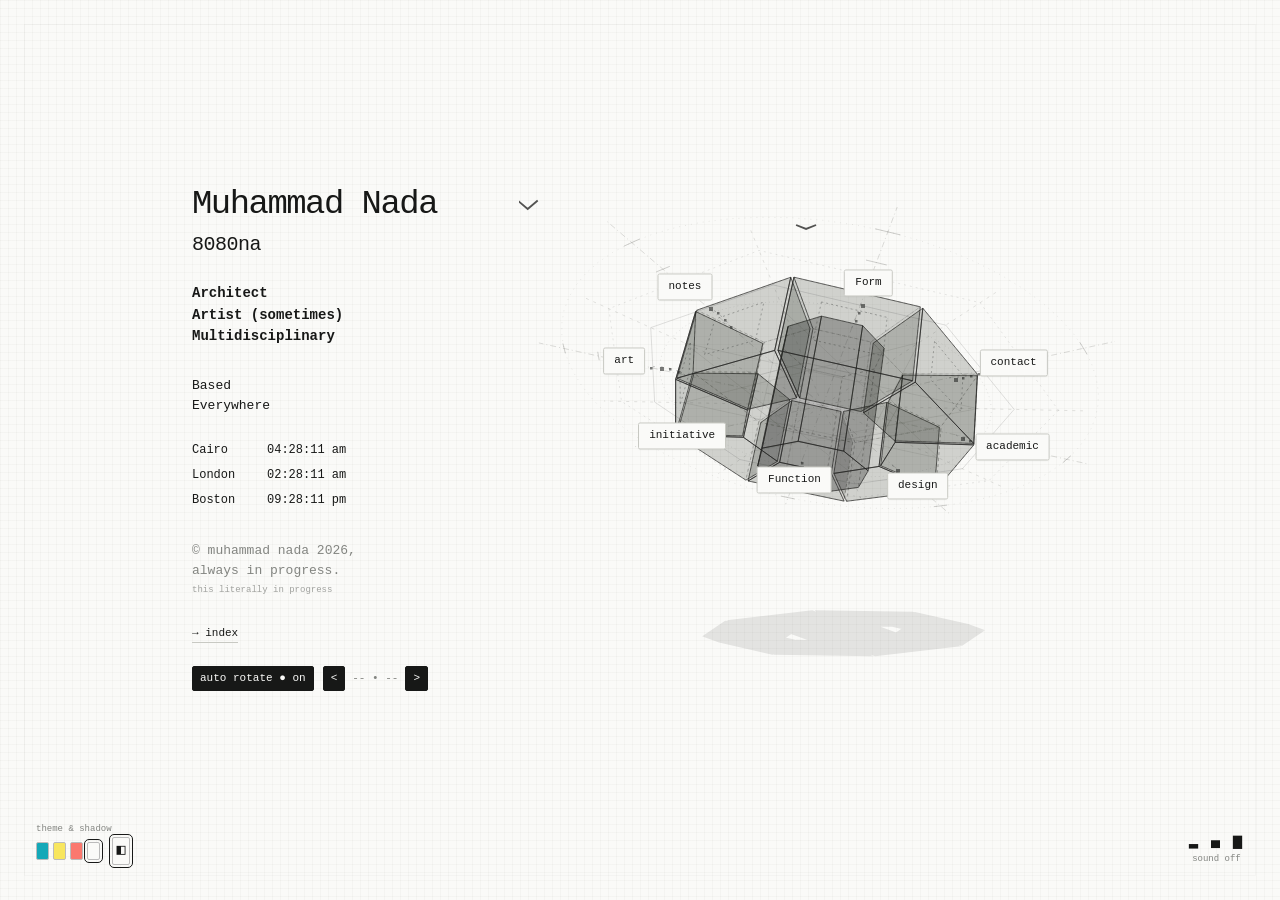
<file: index.html>
<!doctype html>
<html lang="en">
<head><meta charset="utf-8"><meta name="viewport" content="width=device-width,initial-scale=1"><meta name="theme-color" content="#fafaf8"><title>Muhammad Nada — architecture, design & experiments</title><meta name="description" content="Muhammad Nada's personal space for architecture, design, Ferrum and experiments. Eight sides, one ongoing practice."><link rel="stylesheet" href="style.css?v=12"><meta name="copyright" content="© Muhammad Nada. All rights reserved."><meta name="author" content="Muhammad Nada"><script src="/guard.js" defer></script></head>
<body>
<div class="frame" aria-hidden="true"></div>
<main>
<section class="landing" aria-label="Muhammad Nada's interactive portfolio">
<aside class="profile">
<a class="name" href="#" aria-label="Muhammad Nada home">Muhammad Nada</a><div class="alias">8080na</div>
<p class="roles"><strong>Architect<br>Artist (sometimes)<br>Multidisciplinary</strong></p>
<p class="location">Based<br>Everywhere</p>
<div id="clock" class="world-clocks" aria-label="Current times in Cairo, London and Boston"><div><span>Cairo</span><time id="time-cairo"></time></div><div><span>London</span><time id="time-london"></time></div><div><span>Boston</span><time id="time-boston"></time></div></div>
<p class="copyright">© muhammad nada <span id="year">2026</span>,<br>always in progress.<br><small class="lit">this literally in progress</small><br><a class="site-index" href="/site-index/">→ index</a></p>
<div class="rotation-controls"><button id="spin" aria-pressed="true">auto rotate <span>● on</span></button><button id="left" aria-label="Rotate octagon left">&lt;</button><span class="axis">-- • --</span><button id="right" aria-label="Rotate octagon right">&gt;</button></div>
</aside>
<div class="model-area"><canvas id="octagon" aria-label="Spinning translucent octagonal prism. Drag to rotate, or use the rotation buttons."></canvas><div id="labels" aria-label="Explore eight sides"></div></div>
</section>
</main>
<div class="theme-controls" role="group" aria-label="Colour theme"><small>theme & shadow</small><div><button data-theme="blue" aria-label="Turquoise theme"></button><button data-theme="yellow" aria-label="Yellow theme"></button><button data-theme="red" aria-label="Red theme"></button><button data-theme="light" aria-label="Light theme" aria-pressed="true"></button><button id="shadow" aria-label="Toggle shadow" aria-pressed="true">◧</button></div></div>
<div class="ticker" aria-label="Site updates"><div>EIGHT SIDES <span lang="ja">八つの面</span> <bdi lang="ar">ثمانية أوجه</bdi> /// ARCHITECTURE <span lang="ja">建築</span> <bdi lang="ar">عمارة</bdi> /// FORM <span lang="ja">形</span> <bdi lang="ar">شكل</bdi> /// FUNCTION <span lang="ja">機能</span> <bdi lang="ar">وظيفة</bdi> /// LIGHT + SHADE <span lang="ja">光と影</span> <bdi lang="ar">ضوء وظل</bdi> /// THE SEA <span lang="ja">海</span> <bdi lang="ar">البحر</bdi> /// CLAY + GLASS <span lang="ja">土と硝子</span> <bdi lang="ar">طين وزجاج</bdi> /// BALANCE <span lang="ja">均衡</span> <bdi lang="ar">توازن</bdi> /// REST <span lang="ja">休息</span> <bdi lang="ar">راحة</bdi> /// CAIRO · LONDON · BOSTON <span lang="ja">カイロ・ロンドン・ボストン</span> <bdi lang="ar">القاهرة · لندن · بوسطن</bdi> /// ALWAYS IN PROGRESS <span lang="ja">未完成</span> <bdi lang="ar">قيد الإنجاز</bdi> /// EIGHT SIDES <span lang="ja">八つの面</span> <bdi lang="ar">ثمانية أوجه</bdi> /// ARCHITECTURE <span lang="ja">建築</span> <bdi lang="ar">عمارة</bdi> /// FORM <span lang="ja">形</span> <bdi lang="ar">شكل</bdi> /// FUNCTION <span lang="ja">機能</span> <bdi lang="ar">وظيفة</bdi> /// LIGHT + SHADE <span lang="ja">光と影</span> <bdi lang="ar">ضوء وظل</bdi> /// THE SEA <span lang="ja">海</span> <bdi lang="ar">البحر</bdi> /// CLAY + GLASS <span lang="ja">土と硝子</span> <bdi lang="ar">طين وزجاج</bdi> /// BALANCE <span lang="ja">均衡</span> <bdi lang="ar">توازن</bdi> /// REST <span lang="ja">休息</span> <bdi lang="ar">راحة</bdi> /// CAIRO · LONDON · BOSTON <span lang="ja">カイロ・ロンドン・ボストン</span> <bdi lang="ar">القاهرة · لندن · بوسطن</bdi> /// ALWAYS IN PROGRESS <span lang="ja">未完成</span> <bdi lang="ar">قيد الإنجاز</bdi> /// </div></div>
<button class="sound" id="sound" aria-pressed="false" aria-label="Toggle interaction sounds"><span>▂ ▄ ▆</span><small>sound off</small></button>
<dialog id="detail"><button class="close" aria-label="Close section">[ close × ]</button><span id="detail-number"></span><h2 id="detail-title"></h2><div id="detail-body"></div><div class="dialog-nav"><button id="prev-section">← previous</button><button id="next-section">next →</button></div></dialog>
<dialog id="stage-two" aria-label="Function — El Gouna"><div class="video-header"><span>Function / El Gouna</span><span class="video-actions"><a class="stage-link" href="https://stage2.live/" target="_blank" rel="noopener noreferrer">stage2.live ↗</a><button id="close-video" aria-label="Close video">[ close × ]</button></span></div><video id="trip-video" controls playsinline preload="none" aria-label="El Gouna: fishing, wakeboarding, camping and spearfishing">Your browser does not support this video.</video><p class="video-caption">fishing / wakeboarding / camping / spearfishing</p><p id="video-error" hidden>The video could not load. Please refresh and try again.</p></dialog>
<script src="/vendor/hls.light.min.js" defer></script><script type="module" src="main.mjs?v=16"></script>
</body></html>
</file>
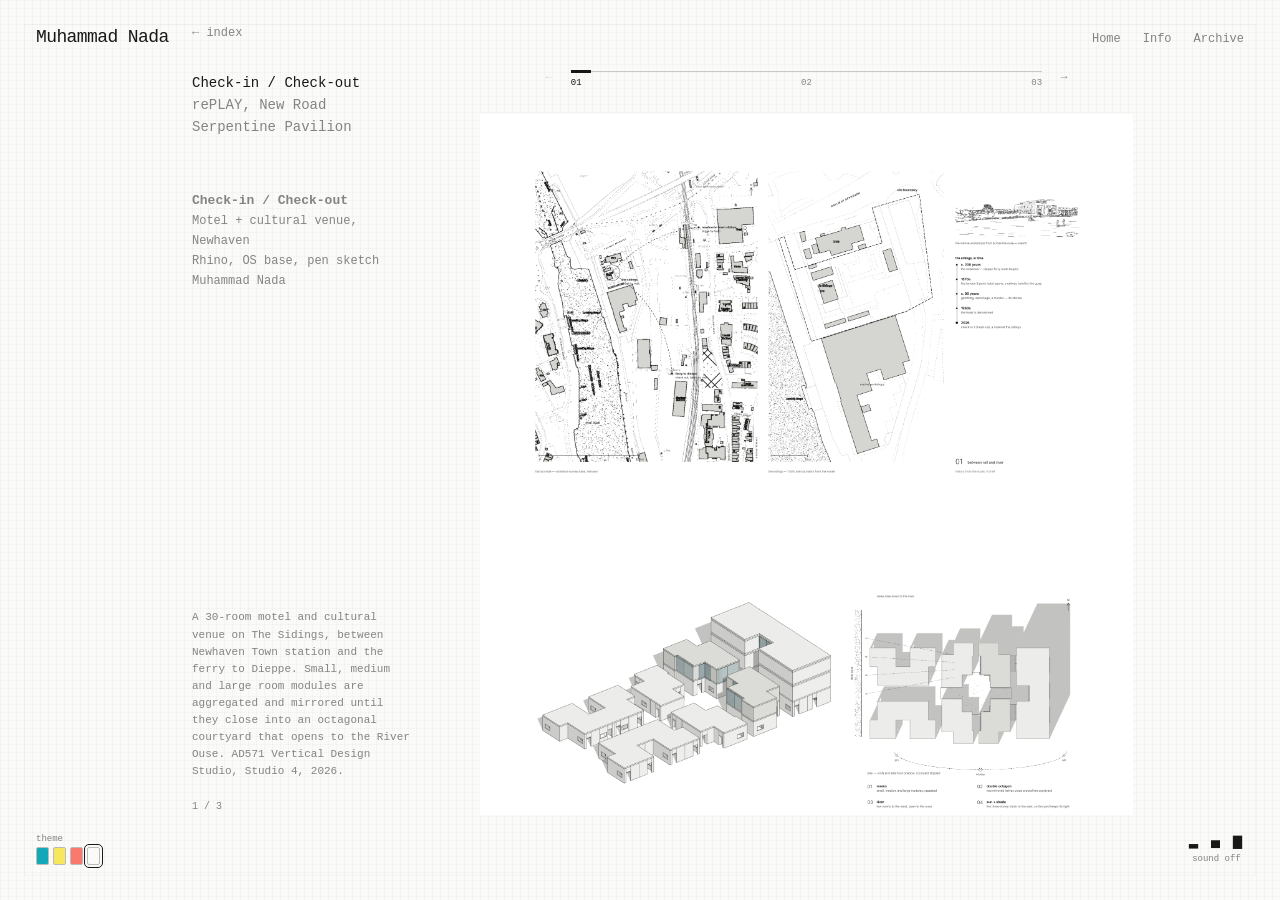
<file: academic/index.html>
<!doctype html>
<html lang="en"><head><meta charset="utf-8"><meta name="viewport" content="width=device-width,initial-scale=1"><title>Academic — Muhammad Nada</title><meta name="description" content="Academic projects by Muhammad Nada."><link rel="stylesheet" href="/projects.css?v=7"><meta name="copyright" content="© Muhammad Nada. All rights reserved."><meta name="author" content="Muhammad Nada"><script src="/guard.js" defer></script></head>
<body class="projects-page" data-collection="academic"><div class="frame" aria-hidden="true"></div><header class="project-topbar"><a class="project-brand" href="/">Muhammad Nada</a><nav aria-label="Primary"><a href="/">Home</a><a href="/form/">Info</a><a id="archive-toggle" href="#archive">Archive</a></nav></header><main><aside class="project-sidebar"><a class="back-index" href="/">← index</a><ul class="project-list" id="project-index" aria-label="Academic projects"></ul><div class="project-meta"><h1 id="project-title"></h1><p id="project-type"></p><p id="project-medium"></p><p>Muhammad Nada</p></div><div class="project-description"><p id="project-description"></p><span class="project-count" id="project-counter"></span></div></aside><section class="project-main" aria-label="Academic project viewer"><nav class="project-scroller" aria-label="Browse three projects"><button id="previous-project" aria-label="Previous project">←</button><div class="scroller-track"><input id="project-slider" type="range" min="1" max="3" step="1" value="1" aria-label="Project selector"><button data-project="0" aria-label="Project 1">01</button><button data-project="1" aria-label="Project 2">02</button><button data-project="2" aria-label="Project 3">03</button></div><button id="next-project" aria-label="Next project">→</button></nav><figure class="project-sheet" aria-live="polite"><div class="project-placeholder"><span class="folio" id="folio"></span><p id="sheet-title"></p><small>project imagery to be added</small></div><figcaption>studio / selected work</figcaption></figure></section></main><div class="theme-controls" role="group" aria-label="Colour theme"><small>theme</small><div><button data-theme="blue" aria-label="Turquoise theme"></button><button data-theme="yellow" aria-label="Yellow theme"></button><button data-theme="red" aria-label="Red theme"></button><button data-theme="light" aria-label="Light theme" aria-pressed="true"></button></div></div><div class="ticker" aria-label="Site updates"><div>EIGHT SIDES <span lang="ja">八つの面</span> <bdi lang="ar">ثمانية أوجه</bdi> /// ARCHITECTURE <span lang="ja">建築</span> <bdi lang="ar">عمارة</bdi> /// FORM <span lang="ja">形</span> <bdi lang="ar">شكل</bdi> /// FUNCTION <span lang="ja">機能</span> <bdi lang="ar">وظيفة</bdi> /// LIGHT + SHADE <span lang="ja">光と影</span> <bdi lang="ar">ضوء وظل</bdi> /// THE SEA <span lang="ja">海</span> <bdi lang="ar">البحر</bdi> /// CLAY + GLASS <span lang="ja">土と硝子</span> <bdi lang="ar">طين وزجاج</bdi> /// BALANCE <span lang="ja">均衡</span> <bdi lang="ar">توازن</bdi> /// REST <span lang="ja">休息</span> <bdi lang="ar">راحة</bdi> /// CAIRO · LONDON · BOSTON <span lang="ja">カイロ・ロンドン・ボストン</span> <bdi lang="ar">القاهرة · لندن · بوسطن</bdi> /// ALWAYS IN PROGRESS <span lang="ja">未完成</span> <bdi lang="ar">قيد الإنجاز</bdi> /// EIGHT SIDES <span lang="ja">八つの面</span> <bdi lang="ar">ثمانية أوجه</bdi> /// ARCHITECTURE <span lang="ja">建築</span> <bdi lang="ar">عمارة</bdi> /// FORM <span lang="ja">形</span> <bdi lang="ar">شكل</bdi> /// FUNCTION <span lang="ja">機能</span> <bdi lang="ar">وظيفة</bdi> /// LIGHT + SHADE <span lang="ja">光と影</span> <bdi lang="ar">ضوء وظل</bdi> /// THE SEA <span lang="ja">海</span> <bdi lang="ar">البحر</bdi> /// CLAY + GLASS <span lang="ja">土と硝子</span> <bdi lang="ar">طين وزجاج</bdi> /// BALANCE <span lang="ja">均衡</span> <bdi lang="ar">توازن</bdi> /// REST <span lang="ja">休息</span> <bdi lang="ar">راحة</bdi> /// CAIRO · LONDON · BOSTON <span lang="ja">カイロ・ロンドン・ボストン</span> <bdi lang="ar">القاهرة · لندن · بوسطن</bdi> /// ALWAYS IN PROGRESS <span lang="ja">未完成</span> <bdi lang="ar">قيد الإنجاز</bdi> /// </div></div><button class="sound" id="sound" aria-pressed="false" aria-label="Toggle interaction sounds"><span>▂ ▄ ▆</span><small>sound off</small></button><dialog id="archive"><button id="archive-close" class="archive-close" aria-label="Close archive">[ close × ]</button><h2>archive</h2><div class="archive-links"><a href="#project-1">academic / 01</a><a href="#project-2">academic / 02</a><a href="#project-3">academic / 03 serpentine pavilion</a></div></dialog><script type="module" src="/projects.mjs?v=8"></script></body></html>
</file>
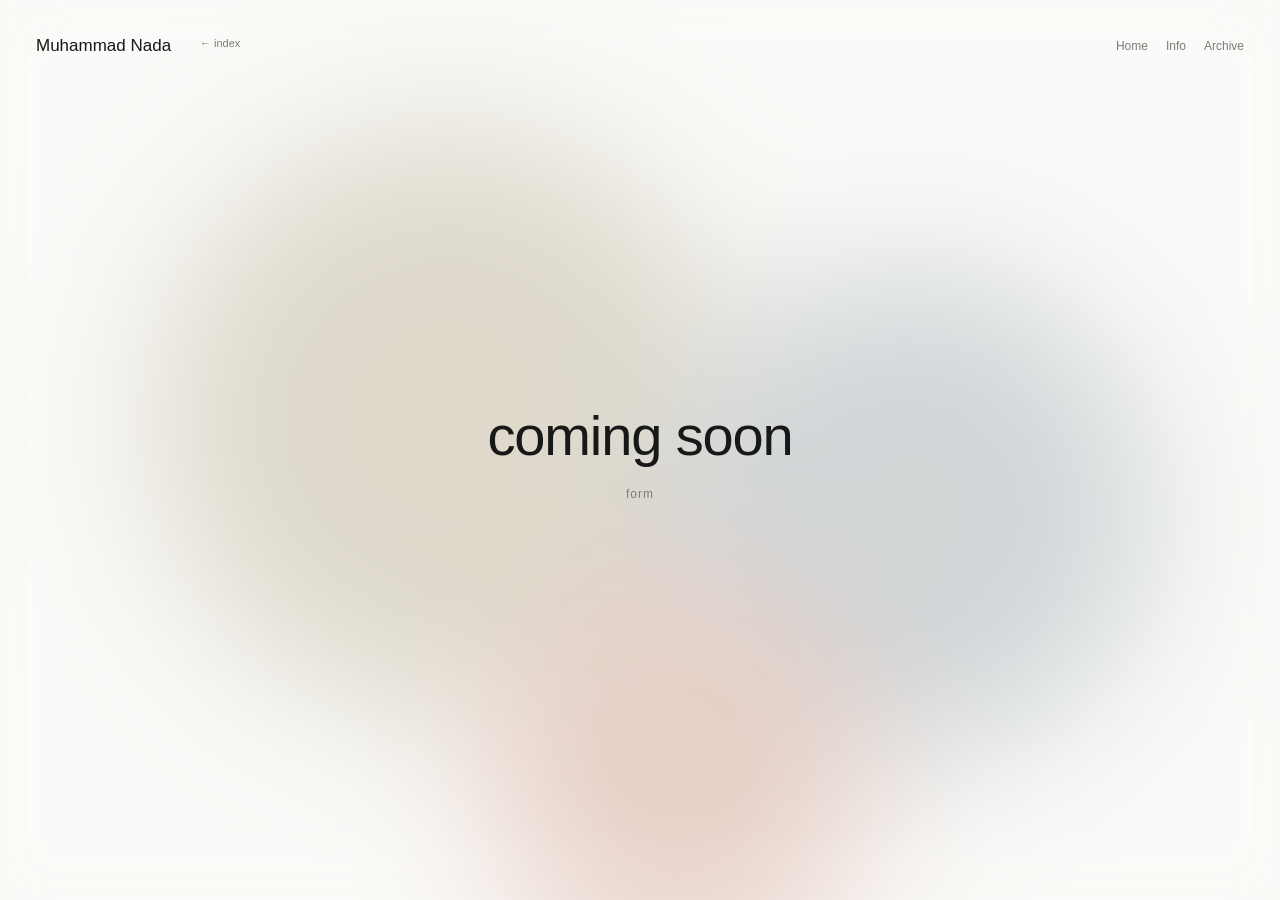
<file: form/index.html>
<!doctype html>
<html lang="en"><head><meta charset="utf-8"><meta name="viewport" content="width=device-width,initial-scale=1"><title>Form — Muhammad Nada</title><meta name="description" content="Form by Muhammad Nada — coming soon.">
<style>
:root{--paper:#fafaf8;--ink:#171817;--muted:#7a7c78;--a:#d9d3c4;--b:#c9cfd2;--c:#e4c9bf;--h:"Helvetica Neue",Helvetica,Arial,sans-serif}
body[data-theme=blue]{--paper:#0e9aaa;--ink:#fff;--muted:#c9eff3;--a:#5fc6d1;--b:#2fb0bf;--c:#9fe0e6}
body[data-theme=yellow]{--paper:#efe5a5;--ink:#171817;--muted:#6d6640;--a:#e2d27a;--b:#f6efc2;--c:#d9c77a}
body[data-theme=red]{--paper:#efb7ae;--ink:#fff;--muted:#f8e65e;--a:#e69a8e;--b:#f6d0c9;--c:#d98074}
*{box-sizing:border-box}html,body{margin:0;height:100%}
body{font:13px/1.4 var(--h);color:var(--ink);background:var(--paper);overflow:hidden}
a{color:inherit;text-decoration:none}
.brand{position:fixed;top:34px;left:36px;font-size:17px;z-index:3}
.back{position:fixed;top:36px;left:max(15%,200px);font-size:11px;color:var(--muted);z-index:3}
.topnav{position:fixed;top:38px;right:36px;display:flex;gap:18px;font-size:12px;color:var(--muted);z-index:3}
.blur{position:fixed;inset:0;overflow:hidden}
.blur i{position:absolute;border-radius:50%;filter:blur(70px);opacity:.85;animation:drift 18s ease-in-out infinite alternate}
.blur i:nth-child(1){width:46vw;height:46vw;left:12vw;top:14vh;background:var(--a)}
.blur i:nth-child(2){width:38vw;height:38vw;right:10vw;top:30vh;background:var(--b);animation-delay:-6s}
.blur i:nth-child(3){width:30vw;height:30vw;left:38vw;bottom:-6vh;background:var(--c);animation-delay:-11s}
.veil{position:fixed;inset:0;backdrop-filter:blur(28px);-webkit-backdrop-filter:blur(28px)}
.soon{position:fixed;inset:0;display:grid;place-items:center;text-align:center;z-index:2}
.soon h1{margin:0;font-weight:400;font-size:clamp(28px,4.4vw,56px);letter-spacing:-.02em}
.soon p{margin:10px 0 0;color:var(--muted);font-size:12px;letter-spacing:.08em;text-transform:lowercase}
@keyframes drift{to{transform:translate(4vw,-3vh) scale(1.08)}}
@media (prefers-reduced-motion:reduce){.blur i{animation:none}}
</style><meta name="copyright" content="© Muhammad Nada. All rights reserved."><meta name="author" content="Muhammad Nada"><script src="/guard.js" defer></script></head>
<body><a class="brand" href="/">Muhammad Nada</a><a class="back" href="/">← index</a>
<nav class="topnav" aria-label="Site"><a href="/">Home</a><a href="/form/">Info</a><a href="/academic/">Archive</a></nav>
<div class="blur" aria-hidden="true"><i></i><i></i><i></i></div><div class="veil" aria-hidden="true"></div>
<main class="soon"><div><h1>coming soon</h1><p>form</p></div></main>
<script src="page.js"></script>
</body></html>
</file>
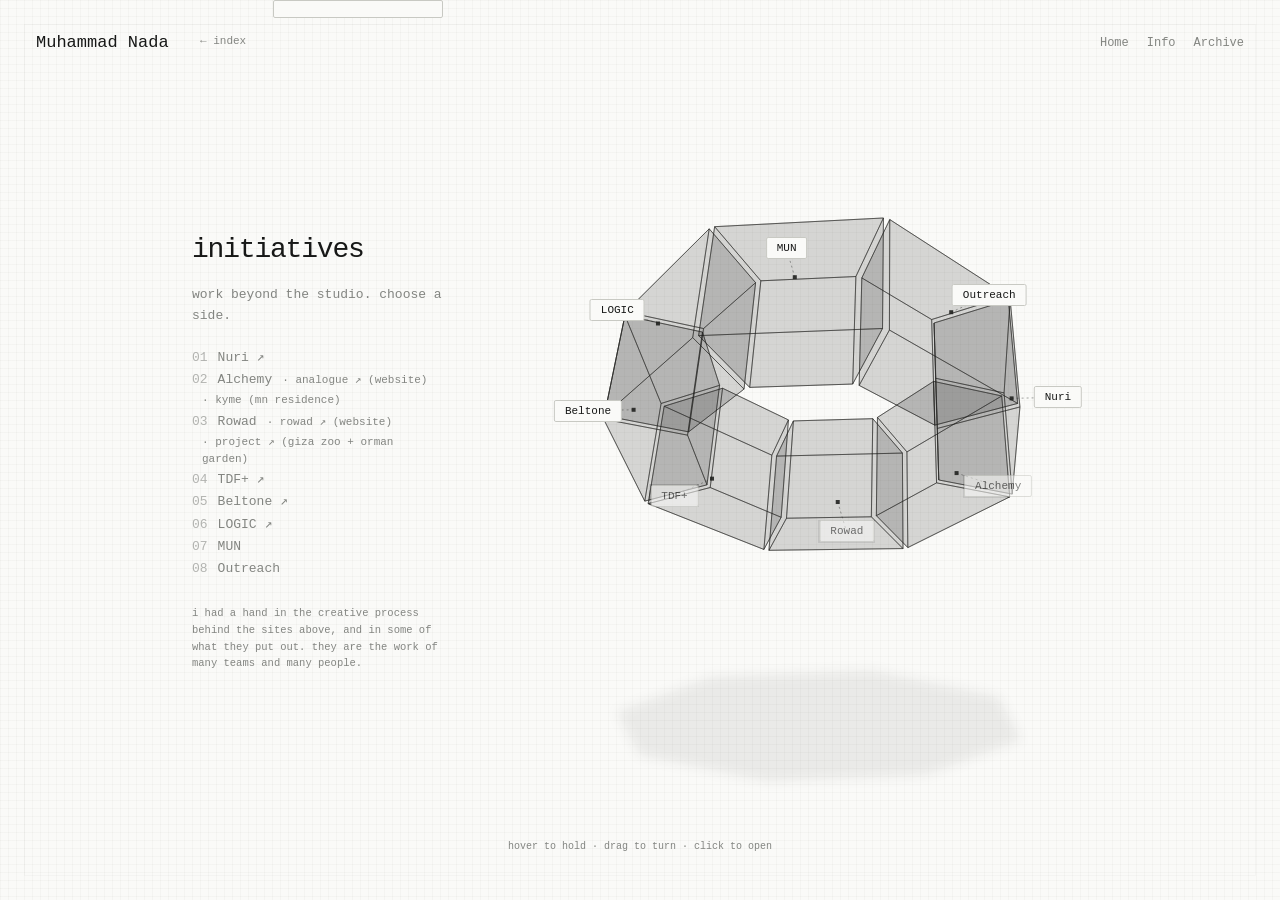
<file: initiatives/index.html>
<!doctype html>
<html lang="en"><head><meta charset="utf-8"><meta name="viewport" content="width=device-width,initial-scale=1"><title>Initiatives — Muhammad Nada</title><meta name="description" content="Initiatives by Muhammad Nada: Nuri, Alchemy, Rowad, TDF+, Beltone, LOGIC, MUN and Outreach.">
<style>
:root{--paper:#fafaf8;--ink:#171817;--muted:#838581;--grid:rgba(90,90,80,.037);--line:#c8c9c3;--panel:#fafaf8;--face:34,35,33}
body[data-theme=blue]{--paper:#0e9aaa;--panel:#14a7b7;--grid:rgba(255,255,255,.08);--line:#7fd3dc;--face:255,255,255;--ink:#ffffff;--muted:#c9eff3}
body[data-theme=yellow]{--paper:#efe5a5;--panel:#f4edbc;--grid:rgba(70,50,0,.05);--line:#b9ac6b;--face:53,45,13}
body[data-theme=red]{--paper:#efb7ae;--panel:#f4c5bd;--grid:rgba(80,20,10,.05);--line:#bd847c;--face:58,24,20;--ink:#ffffff;--muted:#f8e65e}
*{box-sizing:border-box}html,body{margin:0;height:100%}
body{background-color:var(--paper);color:var(--ink);font:13px/1.55 'Courier New',monospace;overflow:hidden;background-image:linear-gradient(var(--grid) 1px,transparent 1px),linear-gradient(90deg,var(--grid) 1px,transparent 1px);background-size:8px 8px}
a{color:inherit;text-decoration:none}
.frame{position:fixed;inset:24px;border:1px solid var(--grid);pointer-events:none}
.brand{position:fixed;top:30px;left:36px;font-size:17px;z-index:3}
.back{position:fixed;top:33px;left:max(15%,200px);font-size:11px;color:var(--muted);z-index:3}
.topnav{position:fixed;top:34px;right:36px;display:flex;gap:18px;font-size:12px;color:var(--muted);z-index:3}
.topnav a:hover,.back:hover{color:var(--ink)}
.intro{position:fixed;left:15%;top:50%;transform:translateY(-50%);max-width:250px;z-index:3}
.intro h1{font-size:28px;letter-spacing:-1.2px;font-weight:400;margin:0 0 14px}
.intro p{color:var(--muted);margin:0 0 22px}
.intro ol{list-style:none;padding:0;margin:0;counter-reset:i}
.intro li{counter-increment:i;margin:2px 0}
.intro li a{display:inline-flex;gap:10px;color:var(--muted)}
.intro li a::before{content:counter(i,decimal-leading-zero);opacity:.6}
.intro .note{margin:26px 0 0;font-size:10.5px;line-height:1.6;color:var(--muted);max-width:270px}.intro li a.sub{margin-left:10px;font-size:11px}.intro li a.sub::before{content:none}.intro li a:hover,.intro li a[data-hot]{color:var(--ink)}
.stage{position:fixed;inset:0;left:28%}
canvas{position:absolute;inset:0;width:100%;height:100%;cursor:grab}
#labels{position:absolute;inset:0;pointer-events:none}
.lab{pointer-events:auto;position:absolute;transform:translate(-50%,-50%);padding:4px 10px;font:11px 'Courier New',monospace;white-space:nowrap;border:1px solid var(--line);border-radius:2px;background:var(--panel);color:var(--ink);cursor:pointer;transition:background .15s,color .15s}
.lab:hover,.lab[data-hot]{background:var(--ink);color:var(--paper);z-index:9}
.lab.soon::after{content:'coming soon';position:absolute;left:50%;top:calc(100% + 6px);transform:translateX(-50%);font-size:9px;color:var(--muted);background:var(--paper);padding:0 4px}
.choices{position:absolute;transform:translateX(-50%);display:grid;gap:4px;padding:8px;background:var(--panel);border:1px solid var(--line);border-radius:2px;z-index:20;pointer-events:auto;min-width:170px}.choices a{display:flex;justify-content:space-between;gap:14px;padding:5px 8px;font-size:11px;color:var(--ink)}.choices a small{color:var(--muted);font-size:9px}.choices a:hover{background:var(--ink);color:var(--paper)}.choices a:hover small{color:var(--paper)}.intro li a.nolink{cursor:default}.intro li a.nolink:hover{color:var(--muted)}.hint{position:fixed;bottom:36px;left:50%;transform:translateX(-50%);font-size:10px;color:var(--muted)}
@media (max-width:760px){.intro{top:96px;transform:none;left:36px}.stage{left:0;top:240px}}
</style><meta name="copyright" content="© Muhammad Nada. All rights reserved."><meta name="author" content="Muhammad Nada"><script src="/guard.js" defer></script></head>
<body><div class="frame" aria-hidden="true"></div>
<a class="brand" href="/">Muhammad Nada</a><a class="back" href="/">← index</a>
<nav class="topnav" aria-label="Site"><a href="/">Home</a><a href="/form/">Info</a><a href="/academic/">Archive</a></nav>
<section class="intro"><h1>initiatives</h1><p>work beyond the studio. choose a side.</p><ol id="list"></ol><p class="note">i had a hand in the creative process behind the sites above, and in some of what they put out. they are the work of many teams and many people.</p></section>
<div class="stage"><canvas id="oct" aria-label="A small spinning octagon; each side is an initiative"></canvas><div id="labels"></div></div>
<p class="hint">hover to hold · drag to turn · click to open</p>
<script type="module" src="page.mjs?v=4"></script></body></html>
</file>
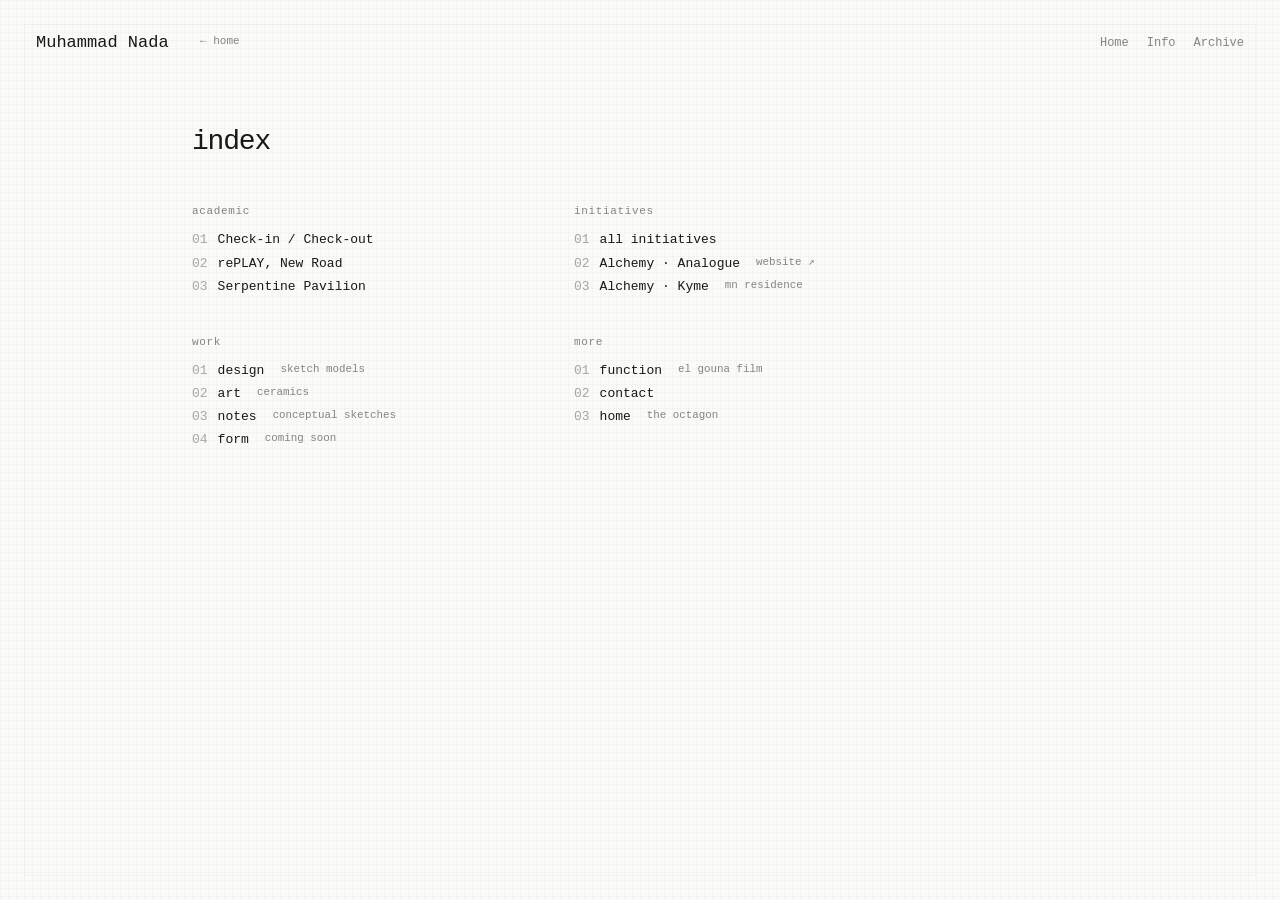
<file: site-index/index.html>
<!doctype html>
<html lang="en"><head><meta charset="utf-8"><meta name="viewport" content="width=device-width,initial-scale=1"><title>Index — Muhammad Nada</title><meta name="description" content="Index of every page on muhammadnada.com.">
<style>
:root{--paper:#fafaf8;--ink:#171817;--muted:#838581;--grid:rgba(90,90,80,.037);--line:#c8c9c3}
body[data-theme=blue]{--paper:#0e9aaa;--ink:#fff;--muted:#c9eff3;--grid:rgba(255,255,255,.08);--line:#7fd3dc}
body[data-theme=yellow]{--paper:#efe5a5;--ink:#171817;--muted:#6d6640;--grid:rgba(70,50,0,.05);--line:#b9ac6b}
body[data-theme=red]{--paper:#efb7ae;--ink:#fff;--muted:#f8e65e;--grid:rgba(80,20,10,.05);--line:#bd847c}
*{box-sizing:border-box}html,body{margin:0}
body{min-height:100vh;background-color:var(--paper);color:var(--ink);font:13px/1.55 'Courier New',monospace;background-image:linear-gradient(var(--grid) 1px,transparent 1px),linear-gradient(90deg,var(--grid) 1px,transparent 1px);background-size:8px 8px}
a{color:inherit;text-decoration:none}
.frame{position:fixed;inset:24px;border:1px solid var(--grid);pointer-events:none}
.brand{position:fixed;top:30px;left:36px;font-size:17px;z-index:3}
.back{position:fixed;top:33px;left:max(15%,200px);font-size:11px;color:var(--muted);z-index:3}
.topnav{position:fixed;top:34px;right:36px;display:flex;gap:18px;font-size:12px;color:var(--muted);z-index:3}
.topnav a:hover,.back:hover{color:var(--ink)}
main{padding:120px 15% 90px;max-width:1100px}
h1{font-size:28px;letter-spacing:-1.2px;font-weight:400;margin:0 0 40px}
.cols{display:grid;grid-template-columns:repeat(auto-fill,minmax(230px,1fr));gap:34px 48px}
h2{font-size:11px;font-weight:400;color:var(--muted);margin:0 0 10px;letter-spacing:.06em}
ol{list-style:none;margin:0;padding:0;counter-reset:i}
li{counter-increment:i;margin:3px 0}
li a{display:inline-flex;gap:10px}
li a::before{content:counter(i,decimal-leading-zero);color:var(--muted);opacity:.7}
li a:hover{text-decoration:underline;text-underline-offset:3px}
li small{color:var(--muted);margin-left:6px}
@media(max-width:600px){main{padding:100px 28px 60px}.back{left:auto;right:36px;top:58px}}
</style></head>
<body><div class="frame" aria-hidden="true"></div>
<a class="brand" href="/">Muhammad Nada</a><a class="back" href="/">← home</a>
<nav class="topnav" aria-label="Site"><a href="/">Home</a><a href="/form/">Info</a><a href="/academic/">Archive</a></nav>
<main><h1>index</h1><div class="cols">
<section><h2>academic</h2><ol>
<li><a href="/academic/#project-1">Check-in / Check-out</a></li>
<li><a href="/academic/#project-2">rePLAY, New Road</a></li>
<li><a href="/academic/#project-3">Serpentine Pavilion</a></li></ol></section>
<section><h2>initiatives</h2><ol>
<li><a href="/initiatives/">all initiatives</a></li>
<li><a href="https://analogueegypt.com/" target="_blank" rel="noopener noreferrer">Alchemy · Analogue <small>website ↗</small></a></li><li><a href="/initiatives/alchemy/">Alchemy · Kyme <small>mn residence</small></a></li></ol></section>
<section><h2>work</h2><ol>
<li><a href="/design/">design <small>sketch models</small></a></li>
<li><a href="/art/">art <small>ceramics</small></a></li>
<li><a href="/notes/">notes <small>conceptual sketches</small></a></li>
<li><a href="/form/">form <small>coming soon</small></a></li></ol></section>
<section><h2>more</h2><ol>
<li><a href="/#function">function <small>el gouna film</small></a></li>
<li><a href="/#contact">contact</a></li>
<li><a href="/">home <small>the octagon</small></a></li></ol></section>
</div></main>
<script src="page.js"></script>
</body></html>
</file>
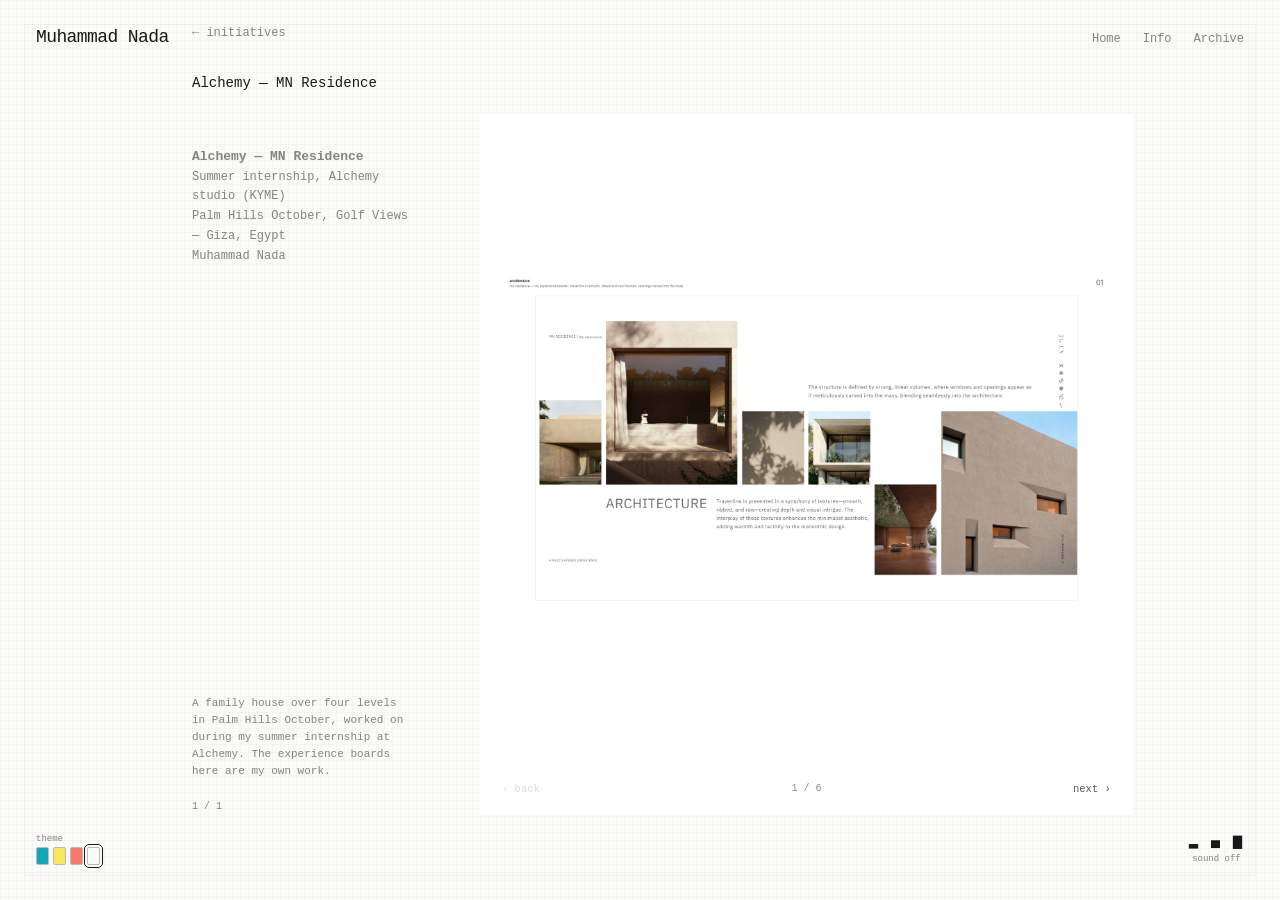
<file: initiatives/alchemy/index.html>
<!doctype html>
<html lang="en"><head><meta charset="utf-8"><meta name="viewport" content="width=device-width,initial-scale=1"><title>Alchemy — Initiatives — Muhammad Nada</title><meta name="description" content="Initiatives, internships and collaborations by Muhammad Nada."><link rel="stylesheet" href="/projects.css?v=7"><meta name="copyright" content="© Muhammad Nada. All rights reserved."><meta name="author" content="Muhammad Nada"><script src="/guard.js" defer></script></head>
<body class="projects-page" data-collection="initiatives"><div class="frame" aria-hidden="true"></div><header class="project-topbar"><a class="project-brand" href="/initiatives/">Muhammad Nada</a><nav aria-label="Primary"><a href="/">Home</a><a href="/form/">Info</a><a id="archive-toggle" href="#archive">Archive</a></nav></header><main><aside class="project-sidebar"><a class="back-index" href="/initiatives/">← initiatives</a><ul class="project-list" id="project-index" aria-label="Initiatives"></ul><div class="project-meta"><h1 id="project-title"></h1><p id="project-type"></p><p id="project-medium"></p><p>Muhammad Nada</p></div><div class="project-description"><p id="project-description"></p><span class="project-count" id="project-counter"></span></div></aside><section class="project-main" aria-label="Initiative viewer"><nav class="project-scroller" aria-label="Browse three projects"><button id="previous-project" aria-label="Previous project">←</button><div class="scroller-track"><input id="project-slider" type="range" min="1" max="3" step="1" value="1" aria-label="Project selector"><button data-project="0" aria-label="Project 1">01</button><button data-project="1" aria-label="Project 2">02</button><button data-project="2" aria-label="Project 3">03</button></div><button id="next-project" aria-label="Next project">→</button></nav><figure class="project-sheet" aria-live="polite"><div class="project-placeholder"><span class="folio" id="folio"></span><p id="sheet-title"></p><small>project imagery to be added</small></div><figcaption>initiatives / selected work</figcaption></figure></section></main><div class="theme-controls" role="group" aria-label="Colour theme"><small>theme</small><div><button data-theme="blue" aria-label="Turquoise theme"></button><button data-theme="yellow" aria-label="Yellow theme"></button><button data-theme="red" aria-label="Red theme"></button><button data-theme="light" aria-label="Light theme" aria-pressed="true"></button></div></div><div class="ticker" aria-label="Site updates"><div>EIGHT SIDES <span lang="ja">八つの面</span> <bdi lang="ar">ثمانية أوجه</bdi> /// ARCHITECTURE <span lang="ja">建築</span> <bdi lang="ar">عمارة</bdi> /// FORM <span lang="ja">形</span> <bdi lang="ar">شكل</bdi> /// FUNCTION <span lang="ja">機能</span> <bdi lang="ar">وظيفة</bdi> /// LIGHT + SHADE <span lang="ja">光と影</span> <bdi lang="ar">ضوء وظل</bdi> /// THE SEA <span lang="ja">海</span> <bdi lang="ar">البحر</bdi> /// CLAY + GLASS <span lang="ja">土と硝子</span> <bdi lang="ar">طين وزجاج</bdi> /// BALANCE <span lang="ja">均衡</span> <bdi lang="ar">توازن</bdi> /// REST <span lang="ja">休息</span> <bdi lang="ar">راحة</bdi> /// CAIRO · LONDON · BOSTON <span lang="ja">カイロ・ロンドン・ボストン</span> <bdi lang="ar">القاهرة · لندن · بوسطن</bdi> /// ALWAYS IN PROGRESS <span lang="ja">未完成</span> <bdi lang="ar">قيد الإنجاز</bdi> /// EIGHT SIDES <span lang="ja">八つの面</span> <bdi lang="ar">ثمانية أوجه</bdi> /// ARCHITECTURE <span lang="ja">建築</span> <bdi lang="ar">عمارة</bdi> /// FORM <span lang="ja">形</span> <bdi lang="ar">شكل</bdi> /// FUNCTION <span lang="ja">機能</span> <bdi lang="ar">وظيفة</bdi> /// LIGHT + SHADE <span lang="ja">光と影</span> <bdi lang="ar">ضوء وظل</bdi> /// THE SEA <span lang="ja">海</span> <bdi lang="ar">البحر</bdi> /// CLAY + GLASS <span lang="ja">土と硝子</span> <bdi lang="ar">طين وزجاج</bdi> /// BALANCE <span lang="ja">均衡</span> <bdi lang="ar">توازن</bdi> /// REST <span lang="ja">休息</span> <bdi lang="ar">راحة</bdi> /// CAIRO · LONDON · BOSTON <span lang="ja">カイロ・ロンドン・ボストン</span> <bdi lang="ar">القاهرة · لندن · بوسطن</bdi> /// ALWAYS IN PROGRESS <span lang="ja">未完成</span> <bdi lang="ar">قيد الإنجاز</bdi> /// </div></div><button class="sound" id="sound" aria-pressed="false" aria-label="Toggle interaction sounds"><span>▂ ▄ ▆</span><small>sound off</small></button><dialog id="archive"><button id="archive-close" class="archive-close" aria-label="Close archive">[ close × ]</button><h2>archive</h2><div class="archive-links"><a href="#project-1">initiatives / alchemy — mn residence</a></div></dialog><script type="module" src="/projects.mjs?v=7"></script></body></html>
</file>
<file: style.css>
:root{--paper:#fafaf8;--ink:#171817;--muted:#838581;--grid:rgba(90,90,80,.037);--line:#c8c9c3;--panel:#fafaf8;--face:34,35,33}*{box-sizing:border-box}html{scroll-behavior:smooth}body{margin:0;background-color:var(--paper);color:var(--ink);font:13px/1.55 'Courier New',monospace;background-image:linear-gradient(var(--grid) 1px,transparent 1px),linear-gradient(90deg,var(--grid) 1px,transparent 1px);background-size:8px 8px}button,a{-webkit-tap-highlight-color:transparent}button{font:inherit;color:inherit;cursor:pointer}a{color:inherit}button:focus-visible,a:focus-visible,canvas:focus-visible{outline:2px solid var(--ink);outline-offset:5px}button{border:1px solid var(--line);border-radius:2px;background:var(--panel)}button:hover{background:var(--ink);color:var(--paper)}.frame{position:fixed;inset:24px;border:1px solid var(--grid);pointer-events:none;z-index:-1}.landing{min-height:900px;height:100svh;position:relative;max-width:1920px;margin:auto;display:grid;grid-template-columns:35% 65%;align-items:center;padding:100px 12% 120px 15%}.profile{position:relative;z-index:3;max-width:290px}.name{font-size:36px;letter-spacing:-1.8px;text-decoration:none;white-space:nowrap;line-height:1.2}.roles{margin:25px 0 28px;font-size:14px;line-height:1.55}.location{margin-bottom:24px}#clock{margin:0 0 30px;white-space:nowrap}.instructions{line-height:1.45}.instructions span{color:var(--muted)}.index-toggle{display:block;border:0;background:none;padding:0;text-decoration:underline;text-underline-offset:3px;margin:28px 0 0;font-size:14px}.index-toggle span{font-size:12px;display:inline-block;margin-left:10px}.domain{color:var(--muted);text-decoration:none;font-size:12px}.copyright{color:var(--muted);margin:25px 0 23px}.rotation-controls{display:flex;align-items:center;gap:7px;white-space:nowrap;font-size:11px}.rotation-controls button{border-color:var(--ink);background:var(--ink);color:var(--paper);padding:3px 7px}.rotation-controls button:hover{opacity:.65}.rotation-controls #spin{margin-right:2px}.axis{color:var(--muted)}.model-area{height:650px;width:100%;position:relative;isolation:isolate}#octagon{position:absolute;width:100%;height:100%;touch-action:pan-y;cursor:grab}#octagon:active{cursor:grabbing}#labels{position:absolute;inset:0;pointer-events:none}.face-label{pointer-events:auto;position:absolute;transform:translate(-50%,-50%);padding:4px 10px;font-size:11px;box-shadow:0 1px 2px #00000006;white-space:nowrap;transition:background .15s,color .15s}.face-label:hover{z-index:9}.model-caption{position:absolute;bottom:5px;left:50%;transform:translateX(-50%);font-size:10px;color:var(--muted);white-space:nowrap}.scroll-hint{position:absolute;bottom:65px;left:50%;font-size:10px;color:var(--muted);text-decoration:none}.theme-controls{position:fixed;bottom:35px;left:36px;z-index:10}.theme-controls small{display:block;color:var(--muted);font-size:9px}.theme-controls>div{display:flex;gap:4px;align-items:center}.theme-controls button{height:18px;width:13px;padding:0;border-color:#bbb}.theme-controls [data-theme=blue]{background:#13a8b8}.theme-controls [data-theme=yellow]{background:#f8e65e}.theme-controls [data-theme=red]{background:#fb786e}.theme-controls [data-theme=light]{background:#fafaf8}.theme-controls button[aria-pressed=true]{outline:1px solid var(--ink);outline-offset:2px}.theme-controls #shadow{margin-left:8px;height:28px;width:18px;font-size:15px}.ticker{position:fixed;bottom:35px;left:calc(15% + 320px);right:130px;height:19px;border:1px solid var(--line);background:color-mix(in srgb,var(--ink) 10%,var(--paper));overflow:hidden;font-size:9px;line-height:17px;z-index:10}.ticker>div{white-space:nowrap;width:max-content;animation:ticker 35s linear infinite}.ticker:hover>div{animation-play-state:paused}@keyframes ticker{to{transform:translateX(-50%)}}.sound{position:fixed;right:36px;bottom:33px;border:0;background:none;padding:0;z-index:10}.sound span{display:block;font-size:15px;letter-spacing:2px}.sound small{display:block;font-size:9px;color:var(--muted)}#index-nav{margin:15px 0;max-height:230px;overflow:auto;border-left:1px dotted var(--muted);padding-left:12px}#index-nav button{display:block;border:0;background:none;text-align:left;font-size:11px;padding:3px 0}#index-nav button:hover{background:var(--ink);padding:3px 5px}.hello{max-width:1008px;margin:auto;padding:60px 0 130px}.section-title{display:flex;align-items:baseline;justify-content:space-between;border-bottom:1px dotted var(--muted);margin-bottom:40px}.section-title h1{font-size:23px;font-weight:400}.section-title>span{font-size:10px;color:var(--muted)}.hello-grid{display:grid;grid-template-columns:1fr 1fr;gap:90px}.hello h2{font-size:14px}.hello p{max-width:440px}.signature{margin-top:35px}.study-link{text-decoration:none;border:1px solid var(--line);padding:15px;align-self:start}.study-link>span{font-size:10px;color:var(--muted)}.study-art{height:180px;display:flex;align-items:center;justify-content:space-between;font-size:55px;letter-spacing:-4px;border-bottom:1px dotted var(--line)}.study-art>span{font-size:35px}.study-link p{font-size:11px}.directory{margin:75px 0 50px;border-top:1px solid var(--line)}.directory button{width:100%;display:flex;justify-content:space-between;padding:15px 0;border:0;border-bottom:1px dotted var(--line);border-radius:0;background:none;text-align:left}.directory button:hover{background:var(--ink);padding-inline:12px}.directory .category-description{font-size:11px;color:var(--muted)}.hello footer{display:flex;justify-content:space-between;font-size:10px;color:var(--muted)}dialog{width:min(650px,calc(100vw - 40px));max-height:80svh;padding:45px;background:var(--paper);color:var(--ink);border:1px solid var(--ink);box-shadow:12px 12px 0 #00000012}dialog::backdrop{background:#fafafa80;backdrop-filter:blur(5px)}dialog h2{font-size:30px;font-weight:400;margin:30px 0}dialog p{line-height:1.8}dialog .close{float:right;border:0;background:none;padding:0;font-size:11px}#detail-number{font-size:10px;color:var(--muted)}.dialog-nav{display:flex;justify-content:space-between;border-top:1px dotted var(--muted);margin-top:40px;padding-top:15px}.dialog-nav button{border:0;background:none;font-size:11px}.empty-note{border-left:2px solid var(--line);padding-left:15px;color:var(--muted);font-size:11px}body[data-theme=blue]{--paper:#0e9aaa;--panel:#14a7b7;--grid:rgba(255,255,255,.08);--line:#7fd3dc;--face:255,255,255;--ink:#ffffff;--muted:#c9eff3}body[data-theme=yellow]{--paper:#efe5a5;--panel:#f4edbc;--grid:rgba(70,50,0,.05);--line:#b9ac6b;--face:53,45,13}body[data-theme=red]{--paper:#efb7ae;--panel:#f4c5bd;--grid:rgba(80,20,10,.05);--line:#bd847c;--face:58,24,20;--ink:#ffffff;--muted:#f8e65e}@media(min-width:1600px){.landing{grid-template-columns:33% 67%;padding-left:15%;padding-right:10%}.model-area{height:760px}.name{font-size:40px}}@media(max-width:1100px){.landing{padding-left:8%;padding-right:5%;grid-template-columns:37% 63%;min-height:800px}.name{font-size:29px}.hello{padding-inline:8%}.ticker{left:40%;right:100px}.model-area{height:580px}}@media(max-width:700px){.landing{display:flex;flex-direction:column;align-items:stretch;height:auto;min-height:100svh;padding:60px 25px 75px}.frame{inset:12px}.profile{max-width:none}.name{font-size:31px}.roles{margin:20px 0}.location{margin:18px 0}#clock{margin-bottom:22px}.instructions{font-size:11px}.copyright{margin:20px 0}.model-area{height:420px;margin-top:10px}.model-caption{bottom:-5px}.scroll-hint{position:static;text-align:center;margin-top:35px}.theme-controls{left:22px;bottom:18px}.ticker{left:140px;right:75px;bottom:18px}.sound{right:20px;bottom:16px}.sound span{font-size:12px}.sound small{font-size:8px}.hello{padding:25px 25px 120px}.hello-grid{grid-template-columns:1fr;gap:30px}.section-title>span{font-size:8px}.directory{margin-top:45px}.category-description{max-width:150px;text-align:right}.hello footer{display:block}.hello footer span{display:block;margin-bottom:8px}dialog{padding:25px}.face-label{font-size:10px;padding:4px 7px}}@media(prefers-reduced-motion:reduce){html{scroll-behavior:auto}.ticker>div{animation:none}.face-label{transition:none}}
/* Sole landing screen and personalised navigation. */
.landing{min-height:100svh;height:100svh;padding-top:55px;padding-bottom:80px}.model-area{height:min(650px,calc(100svh - 140px))}.world-clocks{display:grid;gap:6px;font-size:12px;margin-top:25px!important;margin-bottom:32px!important}.world-clocks>div{display:grid;grid-template-columns:65px 1fr;gap:10px}.world-clocks time{font-variant-numeric:tabular-nums;white-space:nowrap}.academic-branches{position:absolute;transform:translateX(-50%);display:flex;gap:18px;pointer-events:auto;z-index:5}.academic-branches[hidden]{display:none}.academic-branches:before{content:'';position:absolute;top:-13px;left:25%;width:50%;height:12px;border-top:1px solid var(--muted);border-left:1px solid var(--muted);border-right:1px solid var(--muted);pointer-events:none}.academic-branches button{padding:3px 9px;font-size:11px}.face-label[aria-expanded=true]{background:var(--ink);color:var(--paper)}.branch-picker{display:flex;gap:20px;margin-top:25px}.branch-picker button{padding:9px 22px}.contact-links{display:grid;gap:15px;margin-top:30px;overflow-wrap:anywhere}.contact-links a{text-underline-offset:5px}#stage-two{position:fixed;inset:0;width:100vw;max-width:none;height:100dvh;max-height:none;margin:0;padding:0;border:0;box-shadow:none;background:#080808;color:#fafaf8;overflow:hidden}#stage-two::backdrop{background:#080808}.video-header{position:absolute;inset:0 0 auto;z-index:2;display:flex;justify-content:space-between;align-items:center;padding:22px 28px;background:linear-gradient(#000b,transparent);font-size:12px;pointer-events:none}.video-header button{pointer-events:auto;color:#fff;background:#1119;border:1px solid #ffffff50;padding:7px 12px}#trip-video{display:block;width:100%;height:100%;object-fit:contain}.video-caption{position:absolute;bottom:60px;left:28px;color:#fffc;font-size:10px;pointer-events:none}#video-error{position:absolute;top:45%;left:10%;right:10%;text-align:center;background:#080808;padding:20px}#video-error[hidden]{display:none}@media(max-width:700px){.landing{height:auto;padding-top:45px;padding-bottom:90px}.model-area{height:420px;flex:none}.world-clocks{max-width:230px}.academic-branches button{font-size:10px}.video-header{padding:15px}.video-caption{left:15px;right:15px;font-size:9px}.contact-links{font-size:12px}}@media(min-width:1600px){.model-area{height:min(760px,calc(100svh - 130px))}}
/* Two aligned contact rows: telephone left, email right. */
.contact-links{grid-template-columns:max-content minmax(0,1fr);column-gap:35px;row-gap:18px;align-items:baseline}.contact-links a:nth-child(even){justify-self:end}.contact-links a{width:max-content;max-width:100%}@media(max-width:560px){.contact-links{column-gap:16px;font-size:10px;grid-template-columns:max-content minmax(0,1fr)}.contact-links a:nth-child(even){overflow-wrap:anywhere;width:auto}}
@media(min-width:561px){.contact-links{grid-template-columns:minmax(0,1fr) max-content}.contact-links a:nth-child(even){justify-self:start}}
.name{font-size:clamp(28px,2.65vw,40px);letter-spacing:-1.5px}.alias{font-size:20px;line-height:1.3;margin-top:7px;letter-spacing:-.5px}@media(max-width:700px){.name{font-size:31px}.alias{font-size:19px}}
.face-label[href]{text-decoration:none;border:1px solid var(--line);border-radius:2px;background:var(--panel);color:var(--ink)}.face-label[href]:hover{background:var(--ink);color:var(--paper)}.academic-branches a{padding:3px 9px;font-size:11px;text-decoration:none;border:1px solid var(--line);border-radius:2px;background:var(--panel);color:var(--ink)}.academic-branches a:hover{background:var(--ink);color:var(--paper)}
.face-label.is-near{background:var(--ink);color:var(--paper);border-color:var(--ink);box-shadow:0 0 0 3px color-mix(in srgb,var(--ink) 9%,transparent)}.model-area .face-label{transition:color .15s,background .15s,box-shadow .15s}@media(prefers-reduced-motion:reduce){.model-area .face-label{transition:none}}

/* Octagon v9 — opening segments, sub-topic chips, anchored cards */
.model-area .face-label{transition:color .15s,background .15s,box-shadow .15s,opacity .25s}
.face-label.is-dim{opacity:.28}
.model-area #octagon{cursor:grab;touch-action:none}
.model-area.is-dragging #octagon{cursor:grabbing}
.chips{position:absolute;inset:0;pointer-events:none;z-index:80}
.chip{position:absolute;transform:translate(-50%,-50%);pointer-events:auto;background:var(--ink);color:var(--paper);border:0;border-radius:1px;font:inherit;font-size:10px;line-height:1;padding:5px 8px;text-decoration:none;white-space:nowrap;cursor:pointer;opacity:0;transition:opacity .22s,transform .22s;transform:translate(-50%,-50%) scale(.92)}
.chip.show{opacity:1;transform:translate(-50%,-50%) scale(1)}
.chip:hover,.chip:focus-visible{background:var(--paper);color:var(--ink);outline:1px solid var(--ink)}
dialog.card{position:fixed;inset:auto;margin:0;width:min(400px,calc(100vw - 32px));max-height:min(72svh,540px);overflow:auto;padding:20px 24px 16px;box-shadow:8px 8px 0 #00000010;z-index:40}
dialog.card h2{font-size:17px;margin:8px 0 12px}
dialog.card p{font-size:12px;line-height:1.65;margin:0 0 10px}
dialog.card .dialog-nav{margin-top:16px;padding-top:10px}
dialog.card .close{font-size:10px}
@media(prefers-reduced-motion:reduce){.chip{transition:none}.model-area .face-label{transition:none}}
.copyright .lit{display:block;font-size:9px;margin-top:3px;opacity:.75}
.ticker{display:none!important}
img{-webkit-user-drag:none;user-select:none;-webkit-touch-callout:none}

.video-actions{display:flex;gap:10px;align-items:center;pointer-events:auto}.stage-link{color:#fff;text-decoration:none;background:#1119;border:1px solid #ffffff50;padding:7px 12px;font-size:12px}.stage-link:hover{background:#fff;color:#111}

.copyright .site-index{display:inline-block;margin-top:6px;font-size:11px;color:var(--ink);text-decoration:none;border-bottom:1px solid var(--line)}.copyright .site-index:hover{border-color:var(--ink)}
</file>
<file: projects.css>
@import url('/style.css');
body{overflow:hidden;font-size:13px}.project-topbar{position:fixed;inset:24px 36px auto;display:flex;justify-content:space-between;align-items:baseline;z-index:10}.project-brand{font-size:18px;letter-spacing:-.6px;text-decoration:none}.project-topbar nav{display:flex;gap:22px;font-size:12px;color:var(--muted)}.project-topbar nav a{text-decoration:none}.project-topbar nav a:hover{color:var(--ink)}.project-sidebar{position:fixed;left:15%;top:24px;bottom:85px;width:17.3%;display:flex;flex-direction:column;min-height:0}.back-index{color:var(--muted);text-decoration:none;font-size:12px;margin-bottom:30px;width:max-content}.project-list{display:grid;gap:2px;margin:0 0 54px;padding:0;list-style:none}.project-list a{color:var(--muted);text-decoration:none;display:block;font-size:14px;line-height:1.45}.project-list a[aria-current=true]{color:var(--ink)}.project-meta{color:var(--muted);font-size:12px;line-height:1.65}.project-meta h1{font-size:13px;line-height:1.6;margin:0;color:var(--muted);font-weight:bold}.project-meta p{margin:0}.project-description{margin-top:auto;padding-top:35px;color:var(--muted);font-size:11px;line-height:1.55}.project-description p{margin:0 0 18px}.project-count{font-size:10px;font-variant-numeric:tabular-nums}.project-main{position:fixed;left:37.5%;right:11.5%;top:65px;bottom:85px;display:flex;flex-direction:column;min-height:0}.project-scroller{display:grid;grid-template-columns:20px 1fr 20px;align-items:center;gap:12px;height:25px;flex-shrink:0;margin:0 9% 24px;touch-action:pan-y}.project-scroller button{border:0;background:none;padding:0;color:var(--muted);font-size:11px}.scroller-track{position:relative;display:grid;grid-template-columns:repeat(3,1fr);gap:4px;padding-top:12px}.project-scroller input{position:absolute;top:0;left:0;width:100%;height:8px;margin:0;appearance:none;background:transparent;cursor:ew-resize}.project-scroller input::-webkit-slider-runnable-track{height:1px;background:var(--line)}.project-scroller input::-webkit-slider-thumb{appearance:none;width:20px;height:3px;background:var(--ink);border:0;border-radius:0;margin-top:-1px}.project-scroller input::-moz-range-track{height:1px;background:var(--line)}.project-scroller input::-moz-range-thumb{height:3px;width:20px;border:0;background:var(--ink)}.scroller-track button{font-size:9px;line-height:1;text-align:center}.scroller-track button:first-of-type{text-align:left}.scroller-track button:last-of-type{text-align:right}.scroller-track button[aria-pressed=true]{color:var(--ink)}.project-sheet{background:#fff;flex:1;position:relative;min-height:0;display:flex;align-items:center;justify-content:center;overflow:auto}.project-placeholder{width:76%;min-height:55%;display:flex;flex-direction:column;align-items:center;justify-content:center;color:#9c9c98;font-size:11px}.project-placeholder .folio{font-size:48px;color:#dededb;line-height:1;margin-bottom:24px;font-weight:400;letter-spacing:-3px}.project-placeholder p{margin:0;text-align:center;font-size:10px}.project-placeholder small{font-size:9px;color:#b3b3af;margin-top:10px}.project-sheet figcaption{position:absolute;bottom:18px;left:25px;color:#aaa;font-size:9px}.project-footer-note{position:fixed;left:15%;bottom:35px;width:17.3%;height:19px;border:1px solid var(--line);font-size:9px;color:var(--muted);overflow:hidden;line-height:17px;padding:0 7px;white-space:nowrap;background:color-mix(in srgb,var(--ink) 8%,var(--paper))}.projects-page .ticker{left:37.5%;right:11.5%}.projects-page .theme-controls{bottom:35px}.projects-page .sound{bottom:33px}.archive-links{display:grid;gap:12px;margin:25px 0}.archive-links a{text-decoration:none}.archive-links a:hover{text-decoration:underline}.archive-close{float:right;border:0;background:none;font-size:11px}.projects-page button:disabled{opacity:.25;cursor:default}.projects-page a:focus-visible{outline:1px solid var(--ink);outline-offset:4px}@media(min-width:1600px){.project-sidebar{top:22px}.project-main{top:65px}.project-list{margin-bottom:60px}.project-meta{font-size:14px}.project-meta h1{font-size:14px}.project-description{font-size:12px}.project-topbar{top:20px}}@media(max-width:900px){.project-sidebar{left:7%;width:24%}.project-main{left:36%;right:6%}.project-footer-note{left:7%;width:24%}.projects-page .ticker{left:36%;right:90px}.project-topbar{inset:20px 25px auto}.project-brand{font-size:15px}.project-topbar nav{font-size:10px;gap:12px}.back-index{margin-top:40px}.project-list{margin-bottom:30px}}@media(max-width:600px){body{overflow:auto}.project-topbar{position:relative;inset:auto;padding:22px 22px 0;gap:20px}.project-topbar nav{gap:10px;font-size:9px}.project-brand{font-size:14px;white-space:nowrap}.project-sidebar{position:relative;inset:auto;width:auto;margin:24px 25px 0;display:block}.back-index{margin:0 0 20px;display:block}.project-list{grid-template-columns:repeat(3,minmax(0,1fr));gap:8px;margin-bottom:25px}.project-list a{font-size:11px}.project-meta{font-size:10px}.project-meta h1{font-size:12px}.project-description{padding-top:16px;margin:0;font-size:10px}.project-description p{margin-bottom:8px}.project-count{display:none}.project-main{position:relative;inset:auto;margin:25px 25px 110px;height:420px}.project-scroller{margin:0 0 18px}.project-sheet{min-height:340px;margin:0}.project-placeholder .folio{font-size:40px}.project-footer-note{display:none}.projects-page .ticker{left:140px;right:75px;bottom:18px}.projects-page .theme-controls{bottom:18px}.projects-page .sound{bottom:16px}}
.project-sheet{margin:0}
.sheet-view{position:absolute;inset:0;display:flex;flex-direction:column;background:#fff}
.sheet-view img{flex:1;min-height:0;width:100%;object-fit:contain;padding:14px}
.sheet-nav{display:flex;justify-content:space-between;align-items:center;padding:0 22px 14px;font-size:10px;color:#8a8a86;font-variant-numeric:tabular-nums}
.sheet-nav button{border:0;background:none;font:inherit;font-size:10.5px;color:#555;cursor:pointer;padding:4px 0}
.sheet-nav button:disabled{opacity:.2;cursor:default}
.project-sheet figcaption{z-index:2}
.sheet-view~figcaption{display:none}
.ticker{display:none!important}
img{-webkit-user-drag:none;user-select:none;-webkit-touch-callout:none}

.reel-view{position:absolute;inset:0;overflow-y:auto;overflow-x:hidden;background:#fff;scroll-behavior:smooth;scrollbar-width:thin}.reel{height:58%;min-height:220px;overflow:hidden;position:relative}.reel-track{display:flex;height:100%;width:max-content;padding:16px 0;animation:reel 160s linear infinite;will-change:transform}.reel-track img{height:100%;width:auto;display:block;margin-right:28px;user-select:none;-webkit-user-drag:none}.reel:hover .reel-track{animation-play-state:paused}@keyframes reel{to{transform:translateX(-50%)}}.reel-hint{height:38px;display:flex;align-items:center;justify-content:center;font-size:9px;color:#9c9c98;cursor:pointer;letter-spacing:.04em}.reel-hint:hover{color:var(--ink)}.diagrams{padding:40px 7% 80px;border-top:1px solid #efefec}.diagrams figure{margin:0 0 110px}.diagrams img{width:100%;height:auto;display:block}.reel-view~figcaption{display:none}@media(prefers-reduced-motion:reduce){.reel-track{animation:none}.reel{overflow-x:auto}}
.stack-view{padding:48px 7% 80px}.stack-view figure{margin:0 0 110px}.stack-view figure:last-child{margin-bottom:0}.stack-view img{width:100%;height:auto;display:block}.stack-view figcaption{position:static!important;margin-top:8px;font-size:9px;color:#9c9c98}
.idea{display:grid;grid-template-columns:repeat(2,minmax(0,1fr));gap:40px 56px;padding:60px 7% 80px;border-top:1px solid #efefec;font-family:"Helvetica Neue",Helvetica,Arial,sans-serif;color:#171817}.idea h3{margin:0 0 6px;font-size:12px;font-weight:700}.idea p{margin:0;font-size:11.5px;line-height:1.6;color:#555}@media(max-width:600px){.idea{grid-template-columns:1fr}}
</file>
